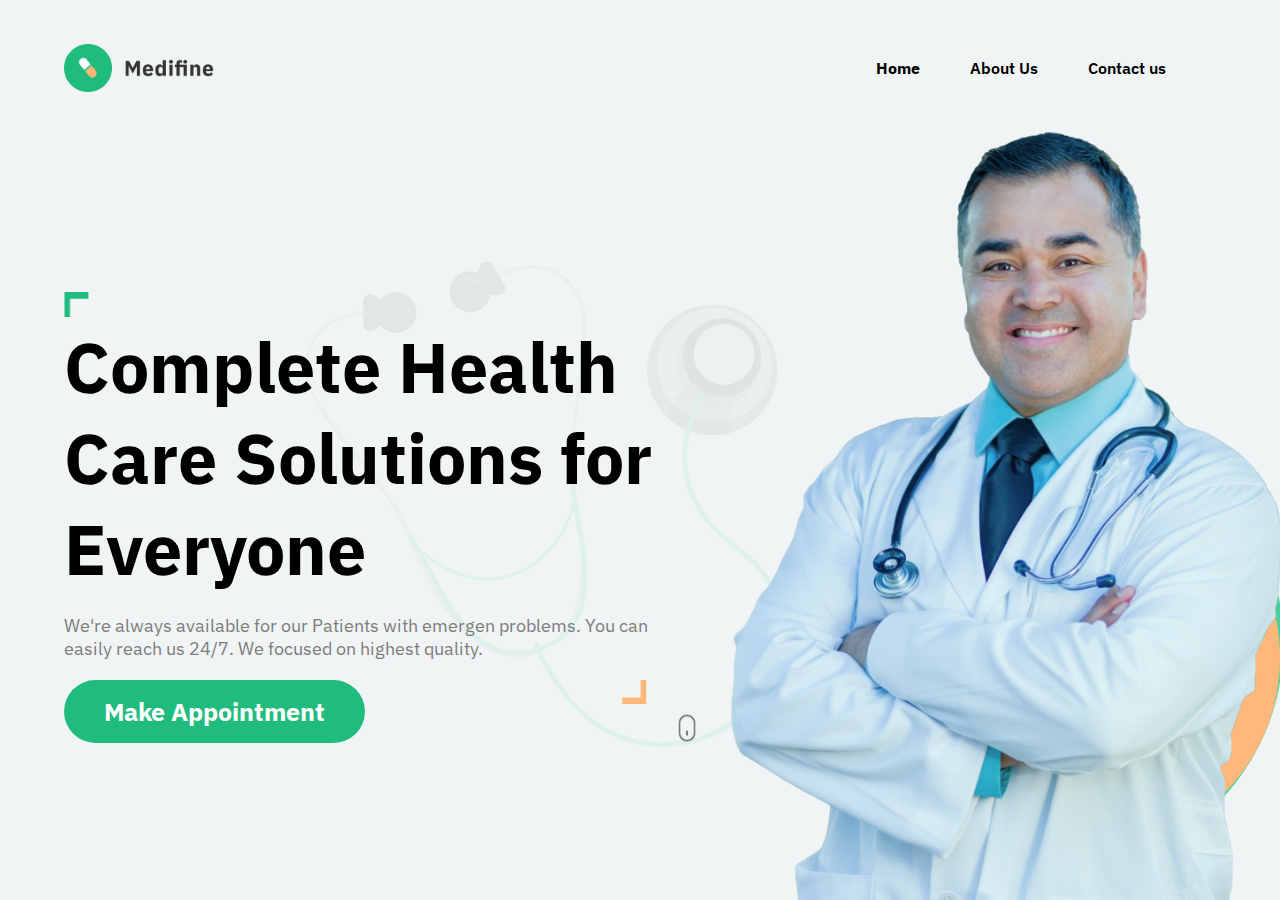
<file: main pro 3/index.html>
<!DOCTYPE html>
<html lang="en">
  <head>
    <meta charset="UTF-8" />
    <meta http-equiv="X-UA-Compatible" content="IE=edge" />
    <meta name="viewport" content="width=device-width, initial-scale=1.0" />
    <title>Hospital Page</title>

    <!-- adding the google font -->
    <link rel="preconnect" href="https://fonts.googleapis.com" />
    <link rel="preconnect" href="https://fonts.gstatic.com" crossorigin />
    <link
      href="https://fonts.googleapis.com/css2?family=IBM+Plex+Sans:wght@200;300;400;500;600;700&family=Poppins:wght@200;300;400;500;600;700;800;900&display=swap"
      rel="stylesheet"
    />

    <!-- adding the css file -->
    <link rel="stylesheet" href="./index.css" />
  </head>

  <body>
    <!-- creating the navigation menu -->
    <nav>
      <img src="./photo/logo.png" alt="logo" />
      <a href="/"></a>
      <ul>
        <li><a href="/">Home</a></li>
        <li><a href="./about/about.html">About Us</a></li>
        <li><a href="./contact/contact.html">Contact us</a></li>
      </ul>
    </nav>

    <!-- creating the hero section -->
    <main>
      <!-- creating the left section -->
      <section class="leftSection">
        <img class="topAngle" src="./photo/topAngle.png" alt="topAngle" />
        <h1>Complete Health Care Solutions for Everyone</h1>
        <p>
          We're always available for our Patients with emergen problems. You can
          easily reach us 24/7. We focused on highest quality.
        </p>
        <img
          class="bottomAngle"src="./photo/bottomAngle.png"alt="bottomAngle"
        />
        <img
          class="stethoscope"src="./photo/stethoscope.png"alt="stethoscope"
        />
        <button>Make Appointment</button>
        <img class="mouse" src="./photo/mouse.png" alt="mouse" />
      </section>

      <!-- creating the right section -->
      <section class="rightSection">
        <img class="greenBox" src="./photo/greenBox.png" alt="greenBox" />
        <img class="yellowBox" src="./photo/yellowBox.png" alt="yellowBox" />
        <img class="doctor" src="./photo/doctor.png" alt="doctor" />
      </section>
    </main>
  </body>
</html>
</file>
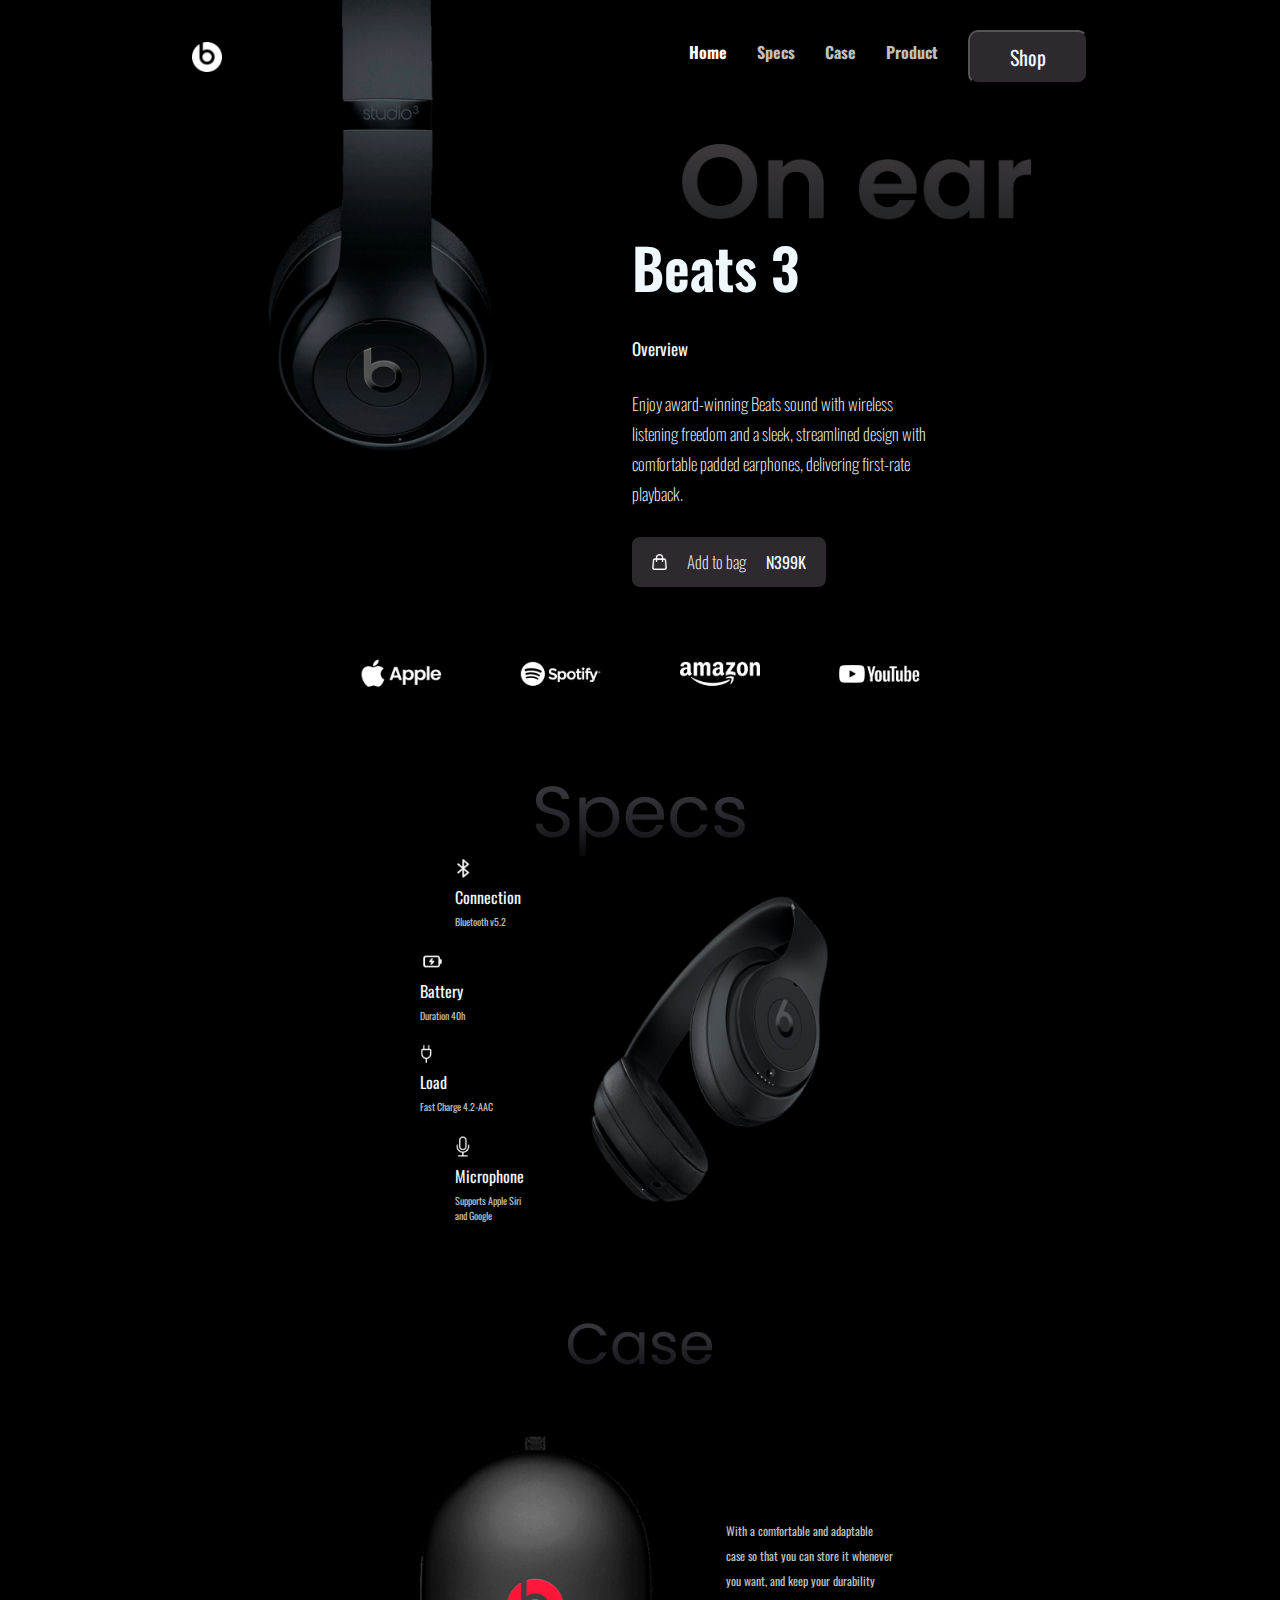
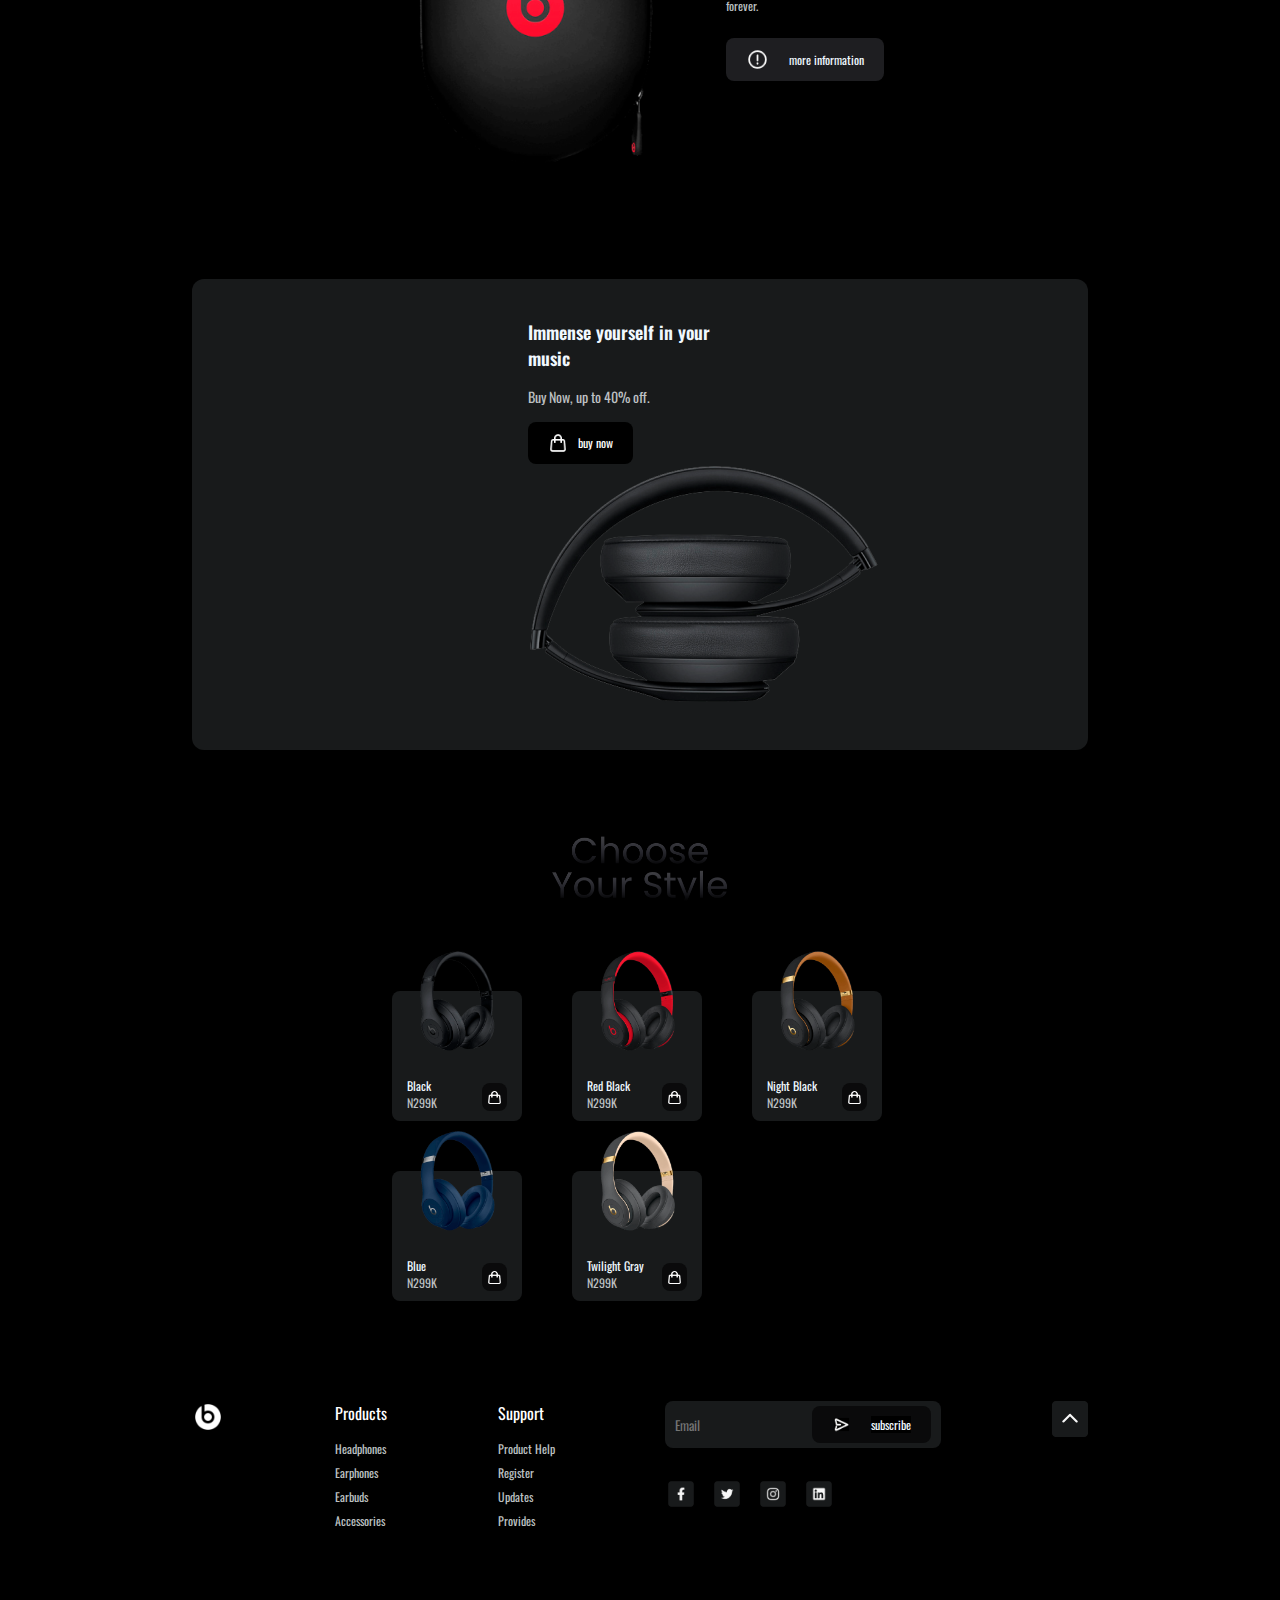
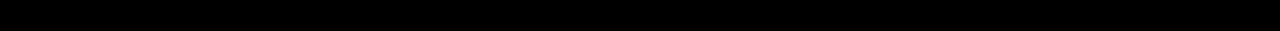
<file: main pro/index.html>
<!DOCTYPE html>
<html lang="en">
<head>
    <meta charset="UTF-8">
    <meta name="viewport" content="width=device-width, initial-scale=1.0">
    <title>Document</title> 
    <!--css file adding -->
    <link rel="stylesheet" href="ear.css">

    <!--                     google font                     --> 

    <link rel="preconnect" href="https://fonts.googleapis.com">
<link rel="preconnect" href="https://fonts.gstatic.com" crossorigin>
<link href="https://fonts.googleapis.com/css2?family=Oswald:wght@200..700&family=Poppins:wght@300&display=swap" rel="stylesheet">

</head>
<body>
    <!--                      nav bar                        -->
    <nav>
    <img src="./photo/beatsLogo.png" alt="logo">
    <!-- nav right -->
   
    <div class="nav-right">
    <ul>
        <li><a href="#">Home</a></li>
        <li><a href="#">Specs</a></li>
        <li><a href="#">Case</a></li>
        <li><a href="#">Product</a></li>
    </ul>
    <button>Shop</button>
    </div>
    </nav>
    <!--                       main page                      -->
    <main>
        <img class="mainimg" src="./photo/mainImage.png" alt="earphone image ">
        <div class="main">
            <img class="onear" src="./photo/onEar.png" alt="one ear iamge ">
            <h1>Beats 3</h1>
            <h4>Overview</h4>
            <p>Enjoy award-winning Beats sound with wireless listening freedom and a
                sleek, streamlined design with comfortable padded earphones,
                delivering first-rate playback.</p>

       
         <div class="shopping-bag">
            <img src="./icone/shoppingBag.png" alt="shopping Bag">
            <p>Add to bag</p>
            <span>N399K</span>
         </div>
        </div>
    </main>
    <!--                           adding social media logo..             -->
    <section class="sos-logo">
        <img src="./photo/appleLogo.png" alt="apple brand logo">
        <img src="./photo/spotifyLogo.png" alt="spotify">
        <img src="./photo/amazonLogo.png" alt="amazon">
        <img src="./photo/youtubeLogo.png" alt="youtube">
    </section>
    <!--                        new section                              -->
    <section class="new-section">
        <!--                     adding specs image                      -->
        <img class="new-logo" src="./icone/specsLogo.png" alt="specs">
        <!--                    adding list and item                     -->
        <!--                    creating list of hole                    -->
        <div class="section-list">
            <!--                creating item for each                   -->
            <div class="section-item">

                <div>
                    <img src="./icone/bluetooth.png" alt="bluetooth img">
                    <p>Connection</p>
                    <p>Bluetooth v5.2</p>
                </div>

            <div>
                    <img src="./icone/battery.png" alt="battery img">
                    <p>Battery</p>
            <p>Duration 40h</p>
                </div>

                <div>
                    <img src="./icone/charger.png" alt="charger img">
                    <p>Load</p>
                    <p>Fast Charge 4.2-AAC</p>
                </div>

                <div>
                    <img src="./icone/mic.png" alt="mic img">
                    <p>Microphone</p>
                    <p>Supports Apple Siri and Google</p>
                </div>
            </div>
                <!--                   adding earphone image                    -->
                <img  src="./photo/specsImage.png" alt="earphone">
           
            </div>
        </section>
            

                <!--                      case section                          -->
                <section class="case">
                    <!--                  case logo                              -->
                    <img class="case-logo" src="./icone/caseLogo.png" alt="case">
                    <!--case image -->
                    <div class="case-item">
                        <img src="./photo/caseImage.png" alt="">
                        <div>
                            <p>
                                With a comfortable and adaptable case so that you can store it
                                whenever you want, and keep your durability forever.
                            </p>
                            <p>
                                <img src="./icone/group.png" alt="more info">
                                more information
                            </p>

                        </div>

                    </div>

                </section>
                <section class="shop">
                    <div>
                        <h3>Immense yourself in your music</h3>
                        <p>Buy Now, up to 40% off.</p>
                        <div>
                            <img src="./icone/shoppingBag.png" alt="shoppingBag">
                            <p>buy now</p>
                        </div>
                        <img src="./photo/buyNowSectionImage.png" alt="buy Now Section Image">

                    </div>

                </section>
                <!--                         adding all product                    -->
                <section class="pro">
                    <!--                  choose your style logo                   -->
                    <img class="pro-logo" src="./icone/productLogo.png" alt="logo">

                    <!--                   creating a all card                     -->
                    <div class="item">
                        <!--                       CARD 1                          -->
                        <div class="card">
                            <img class="pro-img" src="./photo/black.png" alt="black">
                       
                        <div class="info">
                            <p>
                                Black <br>
                                <span>N299K</span>
                            </p>
                       
                        <div>
                            <img src="./icone/shoppingBag.png" alt="shopping Bag">
                        </div>
                       </div>
                      </div>
                       <!--CARD 2-->
                       <div class="card">
                        <img class="pro-img" src="./photo/redBlack.png" alt="redblack">
                    <div class="info">
                        <p>
                            Red Black <br>
                            <span>N299K</span>
                        </p>
                   
                    <div>
                        <img src="./icone/shoppingBag.png" alt="shopping Bag">
                    </div>
                   </div>
                   </div>
                   <!--CARD 3-->
                   <div class="card">
                    <img class="pro-img" src="./photo/nightBlack.png" alt="nightBlack">
               
                <div class="info">
                    <p>
                        Night Black <br>
                        <span>N299K</span>
                    </p>
               
                <div>
                    <img src="./icone/shoppingBag.png" alt="shopping Bag">
                </div>
               </div>
              </div>
              <!--CARD 4-->
              <div class="card">
                <img class="pro-img" src="./photo/blue.png" alt="blue">
           
            <div class="info">
                <p>
                    Blue <br>
                    <span>N299K</span>
                </p>
           
            <div>
                <img src="./icone/shoppingBag.png" alt="shopping Bag">
            </div>
           </div>
          </div>
          <!--CARD 5-->
          <div class="card">
            <img class="pro-img" src="./photo/twilightGray.png" alt="twilightGray">
       
        <div class="info">
            <p>
                Twilight Gray <br>
                <span>N299K</span>
            </p>
       
        <div>
            <img src="./icone/shoppingBag.png" alt="shopping Bag">
        </div>
       </div>
      </div>

     </div>
           </section>

           <!--footer--> 

           <footer>
            <img class="footer-logo" src="./photo/beatsLogo.png" alt="logo">
            <!--product-->
            <ul>
                <li><a href="#">Products</a></li>
                <li><a href="#">Headphones</a></li>
                <li><a href="#">Earphones</a></li>
                <li><a href="#">Earbuds</a></li>
                <li><a href="#">Accessories</a></li>
            </ul>
            <!--support-->
            <ul>
                <li><a href="#">Support</a></li>
                <li><a href="#">Product Help</a></li>
                <li><a href="#">Register</a></li>
                <li><a href="#">Updates</a></li>
                <li><a href="#">Provides</a></li>
              </ul>
              <!--subscribe button-->
              <div class="sub">
                <div>
                    <input type="email" placeholder="Email"/>
                    <div class="sub-button">
                        <img src="./icone/rightArrow.png" alt="right Arrow">
                        <p>subscribe</p>
                    </div>
                </div>
                <!--                  socical media                -->
                <div>
                    <img src="./icone/facebook.png" alt="facebook" />
                    <img src="./icone/twitter.png" alt="twitter" />
                    <img src="./icone/instagram.png" alt="instagram" />
                    <img src="./icone/linkedin.png" alt="linkedin" />
                </div>

              </div>
              <img class="arrow-up" src="./icone/upArrow.png" alt="up Arrow">

           </footer>

    
</body>
</html>
</file>
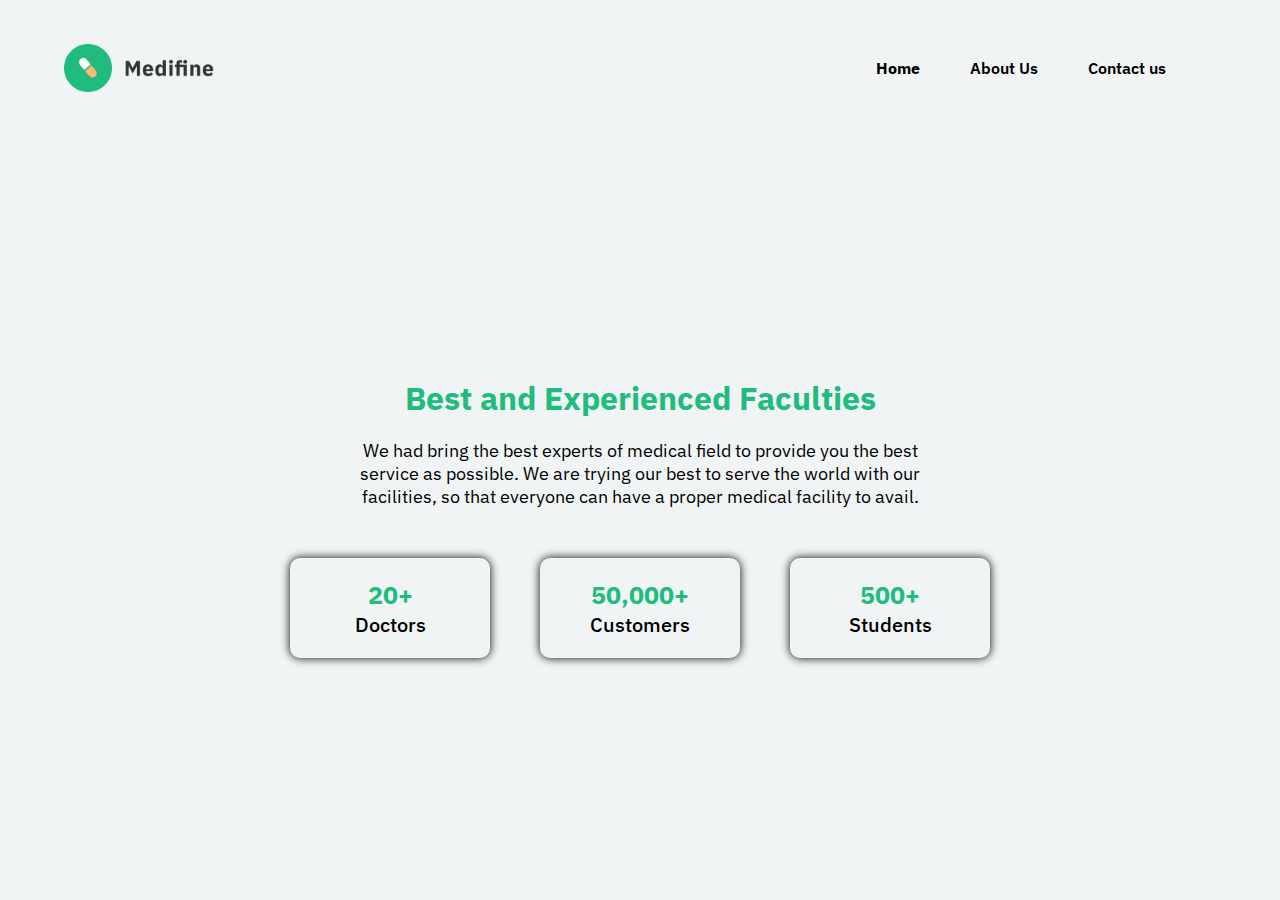
<file: main pro 3/about/about.html>
<!DOCTYPE html>
<html lang="en">
  <head>
    <meta charset="UTF-8" />
    <meta http-equiv="X-UA-Compatible" content="IE=edge" />
    <meta name="viewport" content="width=device-width, initial-scale=1.0" />
    <title>Hospital Page</title>

    <!-- adding the google font -->
    <link rel="preconnect" href="https://fonts.googleapis.com" />
    <link rel="preconnect" href="https://fonts.gstatic.com" crossorigin />
    <link
      href="https://fonts.googleapis.com/css2?family=IBM+Plex+Sans:wght@200;300;400;500;600;700&family=Poppins:wght@200;300;400;500;600;700;800;900&display=swap"
      rel="stylesheet"
    />

    <!-- adding the css file -->
    <link rel="stylesheet" href="./about.css" />
  </head>

  <body>
    <!-- creating the navigation menu -->
    <nav>
      <img src="../photo/logo.png" alt="logo" />
      <a href="/"></a>
      <ul>
        <li><a href="/">Home</a></li>
        <li><a href="/about/about.html">About Us</a></li>
        <li><a href="/contact/contact.html">Contact us</a></li>
      </ul>
    </nav>

    <!-- creating the main section -->
    <main>
      <!-- adding the hospital details -->
      <div class="hospitalDescription">
        <h1>Best and Experienced Faculties</h1>
        <p>
          We had bring the best experts of medical field to provide you the best
          service as possible. We are trying our best to serve the world with
          our facilities, so that everyone can have a proper medical facility to
          avail.
        </p>
      </div>

      <!-- adding the achievement cards -->
      <div class="achievement">
        <div class="achievementCard">
          <span>20+</span>
          <p>Doctors</p>
        </div>

        <div class="achievementCard">
          <span>50,000+</span>
          <p>Customers</p>
        </div>

        <div class="achievementCard">
          <span>500+</span>
          <p>Students</p>
        </div>
      </div>
    </main>
  </body>
</html>
</file>
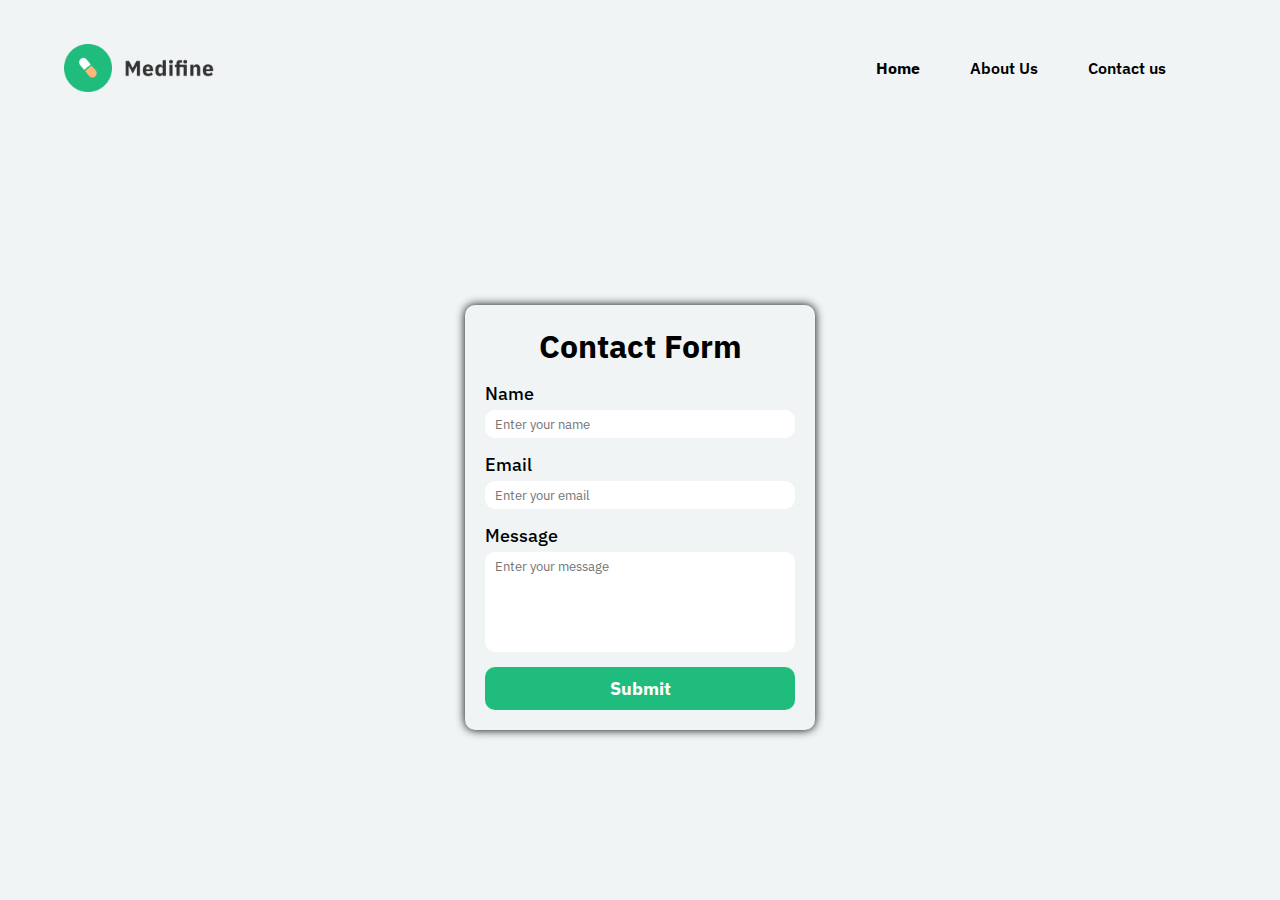
<file: main pro 3/contact/contact.html>
<!DOCTYPE html>
<html lang="en">
  <head>
    <meta charset="UTF-8" />
    <meta http-equiv="X-UA-Compatible" content="IE=edge" />
    <meta name="viewport" content="width=device-width, initial-scale=1.0" />
    <title>Hospital Page</title>

    <!-- adding the google font -->
    <link rel="preconnect" href="https://fonts.googleapis.com" />
    <link rel="preconnect" href="https://fonts.gstatic.com" crossorigin />
    <link
      href="https://fonts.googleapis.com/css2?family=IBM+Plex+Sans:wght@200;300;400;500;600;700&family=Poppins:wght@200;300;400;500;600;700;800;900&display=swap"
      rel="stylesheet"
    />

    <!-- adding the css file -->
    <link rel="stylesheet" href="./contact.css" />
  </head>

  <body>
    <!-- creating the navigation menu -->
    <nav>
        <img src="../photo/logo.png" alt="logo" />
        <a href="/"></a>
        <ul>
          <li><a href="/">Home</a></li>
          <li><a href="/about/about.html">About Us</a></li>
          <li><a href="/contact/contact.html">Contact us</a></li>
        </ul>
      </nav>

      <!-- creating the main section -->
      <main>
        <!-- creating the contact form -->
        <form>
          <h1>Contact Form</h1>

          <div>
            <label>Name</label>
            <input type="text" placeholder="Enter your name">
          </div>

          <div>
            <label>Email</label>
            <input type="text" placeholder="Enter your email">
          </div>

          <div>
            <label>Message</label>
            <textarea placeholder="Enter your message"></textarea>
          </div>

          <button>Submit</button>
        </form>
      </main>
  </body>
</html>
</file>
<file: main pro 3/index.css>
* {
    margin: 0;
    padding: 0;
    outline: 0;
    box-sizing: border-box;
    font-family: "IBM Plex Sans", sans-serif;
  }
  
  body {
    max-width: 1440px;
    background-color: #f0f4f5;
    overflow: hidden;
    margin: auto;
  }
  
  /* designing the navigation menu */
  nav {
    height: 15vh;
    display: flex;
    align-items: center;
    justify-content: space-between;
    padding: 0 5%;
  }
  
  /* designing the logo */
  nav img {
    width: 150px;
  }
  
  /* desiging the navigation menu links */
  nav ul {
    display: flex;
    align-items: center;
  }
  
  nav ul li {
    list-style: none;
    margin-right: 50px;
    font-weight: 600;
  }
  
  nav ul li:first-child {
    font-weight: 700;
    color: #20bc7e;
  }
  
  a {
    text-decoration: none;
    color: black;
  }
  
  /* designing the hero section */
  main {
    display: flex;
    align-items: center;
    justify-content: center;
    height: 85vh;
  }
  
  main section {
    width: 50%;
  }
  
  .leftSection {
    margin-left: 5%;
    position: relative;
  }
  
  .topAngle {
    width: 25px;
  }
  
  .leftSection h1 {
    font-size: 70px;
  }
  
  .leftSection p {
    color: #7c7c7c;
    font-size: 18px;
    margin: 20px 0;
  }
  
  .bottomAngle {
    width: 25px;
    position: absolute;
    right: 25px;
  }
  
  .stethoscope {
    position: absolute;
    width: 90%;
    top: -60px;
    right: -25%;
    z-index: -1;
  }
  
  .mouse {
    position: absolute;
    right: -30px;
    bottom: 0;
    width: 30px;
  }
  
  .leftSection button {
    color: white;
    border: none;
    padding: 15px 40px;
    border-radius: 40px;
    background-color: #20bc7e;
    font-size: 25px;
    font-weight: 700;
  }
  
  /* designing the right section */
  .greenBox,
  .yellowBox {
    position: absolute;
    right: 0;
  }
  
  .greenBox {
    width: 35%;
    bottom: 30px;
  }
  
  .yellowBox {
    width: 30%;
    bottom: 50px;
  }
  
  .doctor {
    position: absolute;
    right: 0;
    bottom: 0;
    height: 90%;
  }
</file>
<file: main pro/ear.css>
*{
    margin: 0;
    padding: 0;
    box-sizing: border-box;
    background-color: rgb(0, 0, 0);
    font-family: Oswald;
    color: aliceblue;
}
/*                remove link tag                             */
a{
    text-decoration: none;
}
li{
    list-style: none;
}
body{
    margin: 0 15vw;
}
nav{
    display: flex;
    width: 100%;
    align-items: center;
    justify-content: space-between;
    padding: 30px 0;
    
}
nav img{
    width: 30px;
    height: 30px;
}
nav ul{
    display: flex;
}
nav ul li{
    margin-right: 30px;
}
nav ul li a{
    font-weight: 800;
    font-size: 16px;
}
nav ul li:first-child a{
    font-weight: 800;
    font-size: 16px;
  }
  .nav-right{
    display: flex;
    align-items: center;
  }
  .nav-right button{
    background-color: rgb(46, 41, 47);
    font-size: 20px;
    font-weight: 700px;
    border-radius: 10px;
    padding: 10px 40px;
  }

  /*                       main section                          */

  main{
    display: flex;
    align-items:flex-start;
    margin-top: 30px;
    position: relative;
  }
  .mainimg{
    width: 240px;
    position: relative;
    top: -250px;
    left: 70px;

  }
  .main{
    margin-left: 200px;
  }
  .onear{
    width: 350px;
    margin-left: 50px;
  }
  .main h1{
    font-weight: 600;
    font-size: 56px;
    margin-bottom: 28px;
  }
  .main h4{
    font-weight: 400;
    font-size: 17px;
    margin-bottom: 28px;
  }
  .main p{
    width: 65%;
    font-weight: 200;
    font-size: 17px;
    line-height: 30px;
    margin-bottom: 28px;
  }
  .shopping-bag{
    display: flex;
    align-items: center;
    gap: 20px;
    background-color: rgb(46, 41, 47);
    border-radius: 8px;
    width: fit-content;
    padding: 10px 20px;
    
  }
  .shopping-bag img{
    width: 15px;
    background-color: transparent;
  }
  .shopping-bag p{
    margin: 0;
    background-color: transparent;
  }
  .shopping-bag span{
    background-color: transparent;
  }

  /*               social media section       */
  .sos-logo{
    display: flex;
    align-items: center;
    justify-content: space-around;
    margin: 0 50px;
    position: relative;
    top: -50px;
    margin-bottom: 45px;
  }
.sos-logo{
  scale: 0.8;
}
/*         new section                  */

.new-section{
  display: flex;
  flex-direction: column;
  align-items: center;

}
.section-logo,
.case-logo{
  scale: 0.8;
  margin-bottom: 20px;
}
.section-list{
  display: flex;
}
.section-list img{
  scale: 0.8;
}
.section-item div{
margin-bottom: 20px;
}
.section-item div img{
  scale: 0.8;
}
.section-item div p:last-child {
  color: #bdc0c2;
  font-size: 10px;
  margin-top: 5px;
  width: 70%;
}

.section-item div:first-child,
.section-item  div:last-child {
  margin-left: 35px;
}
/*         case section        */
.case{
  margin-top: 75px;
  display: flex;
  flex-direction: column;
align-items: center;
}
.case-item{
  display: flex;
  align-items: center;
  justify-content: center;
  gap: 40px;
}
.case-item img{
  scale: 0.8;
}
.case-item div{
  width: 20%;
}
.case-item div p:first-child {
  color: #bdc0c2;
  font-size: 12px;
  font-weight: 400;
  line-height: 25px;
  margin-bottom: 20px;
}

.case-item div p:last-child img {
  scale: 0.8;
  background-color: transparent;
}

.case-item div p:last-child {
  width: fit-content;
  background: #1e1e21;
  border-radius: 8px;
  display: flex;
  align-items: center;
  gap: 20px;
  font-size: 12px;
  padding: 10px 20px;
}
/*                     shopping section             */
.shop {
  background: #181a1b;
  border-radius: 12px;
  display: flex;
  align-items: center;
  justify-content: center;
  gap: 50px;
  margin-top: 70px;
  padding: 40px 0;
}

.shop div,
.shop p,
.shop h3,
.shop img {
  background-color: transparent;
}

.shop div {
  width: 25%;
}

.shop div h3 {
  font-weight: 600;
  font-size: 18px;
  margin-bottom: 15px;
}

.shop div p {
  color: #bdc0c2;
  font-size: 14px;
  margin-bottom: 15px;
}

.shop div div {
  display: flex;
  align-items: center;
  width: fit-content;
  background: #000000;
  border-radius: 8px;
  padding: 10px 20px;
}

.shop div div img {
  scale: 0.8;
  margin-right: 10px;
}

.shop div div p {
  margin-bottom: 0;
  font-size: 12px;
  color: white;
}

/* designing the product section for displaying the items */
.pro {
  display: flex;
  flex-direction: column;
  margin: 0 150px;
}

.pro-logo {
  display: flex;
  flex-direction: column;
}

.pro-logo {
  scale: 0.3;
}

.item {
  display: flex;
  align-items: center;
  flex-wrap: wrap;
  gap: 50px;
  padding-left: 50px;
}

.card {
  position: relative;
  width: 130px;
  height: 130px;
  background: #181a1b;
  border-radius: 8px;
}

.pro-img {
  width: 75px;
  height: 100px;
  position: absolute;
  z-index: 100;
  top: -40px;
  left: 28px;
}

.pro-img,
.card p,
.card span,
.card img,
.card div {
  background-color: transparent;
}

.info {
  position: absolute;
  bottom: 0;
  width: 100%;
  display: flex;
  align-items: flex-end;
  justify-content: space-between;
  padding: 10px 15px;
}

.info p {
  font-size: 12px;
}

.info p span {
  color: #bdc0c2;
}

.info div {
  background: #0a0a0b;
  border-radius: 8px;
  padding: 2px 6px;
}

.info div img {
  width: 13px;
  height: 13px;
}

footer{
  margin: 100px 0;
  display: flex;
  align-items: flex-start;
  justify-content: space-between;
  position: relative;
}

.footer-logo{
  scale: 0.8;
}

ul li a{
  font-size: 12px;
  color: #BDC0C2;
}

ul li:first-child a{
  font-size: 16px;
  font-weight: 400;
  color: white;
}

ul li:first-child{
  margin-bottom: 10px;
}

.sub{
  display: flex;
  flex-direction: column;
  gap: 30px;
}

.sub div:first-child{
  background: #181A1B;
border-radius: 8px;
padding: 5px 10px;
display: flex;
}

.sub div:first-child input{
  border: none;
  background-color: transparent;
}

.sub-button{
  background: #0A0A0B;
  border-radius: 8px;
  padding: 10px 20px;
  border: none;
  display: flex;
  align-items: center;
  gap: 10px;
}

.sub-button img{
  scale: 0.8;
}

.sub-button p{
  font-size: 12px;
}

.sub div:last-child img{
  margin-right: 10px;
  scale: 0.8;
}

. {
  position: absolute;
  right: -160px;
  scale: 0.8;
}
</file>
<file: main pro 3/about/about.css>
* {
    margin: 0;
    padding: 0;
    outline: 0;
    box-sizing: border-box;
    font-family: "IBM Plex Sans", sans-serif;
  }
  
  body {
    max-width: 1440px;
    background-color: #f0f4f5;
    overflow: hidden;
    margin: auto;
  }
  
  /* designing the navigation menu */
  nav {
    height: 15vh;
    display: flex;
    align-items: center;
    justify-content: space-between;
    padding: 0 5%;
  }
  
  /* designing the logo */
  nav img {
    width: 150px;
  }
  
  /* desiging the navigation menu links */
  nav ul {
    display: flex;
    align-items: center;
  }
  
  nav ul li {
    list-style: none;
    margin-right: 50px;
    font-weight: 600;
  }
  
  nav ul li:first-child {
    font-weight: 700;
    color: #20bc7e;
  }
  
  a {
    text-decoration: none;
    color: black;
  }
  
  /* designing the main section */
  main {
    height: 85vh;
    display: flex;
    flex-direction: column;
    align-items: center;
    justify-content: center;
    padding: 0 5%;
  }
  
  .hospitalDescription {
    width: 50%;
    text-align: center;
  }
  
  .hospitalDescription h1 {
    margin-bottom: 20px;
    color: #20BC7E;
  }
  
  .hospitalDescription p {
    font-size: 18px;
    font-weight: 400;
  }
  
  /* desinging the achievement card */
  .achievement {
    display: flex;
    align-items: center;
    gap: 50px;
    margin-top: 50px;
  }
  
  .achievementCard {
    width: 200px;
    height: 100px;
    border-radius: 10px;
    box-shadow: 0 0 10px black;
    display: flex;
    flex-direction: column;
    align-items: center;
    justify-content: center;
  }
  
  .achievementCard span {
    font-size: 25px;
    font-weight: 700;
    color: #20BC7E;
  }
  
  .achievementCard p {
    font-size: 20px;
    font-weight: 500;
  }
</file>
<file: main pro 3/contact/contact.css>
* {
    margin: 0;
    padding: 0;
    outline: 0;
    box-sizing: border-box;
    font-family: "IBM Plex Sans", sans-serif;
  }
  
  body {
    max-width: 1440px;
    background-color: #f0f4f5;
    overflow: hidden;
    margin: auto;
  }
  
  /* designing the navigation menu */
  nav {
    height: 15vh;
    display: flex;
    align-items: center;
    justify-content: space-between;
    padding: 0 5%;
  }
  
  /* designing the logo */
  nav img {
    width: 150px;
  }
  
  /* desiging the navigation menu links */
  nav ul {
    display: flex;
    align-items: center;
  }
  
  nav ul li {
    list-style: none;
    margin-right: 50px;
    font-weight: 600;
  }
  
  nav ul li:first-child {
    font-weight: 700;
    color: #20bc7e;
  }
  
  a {
    text-decoration: none;
    color: black;
  }

  /* designing the main section and form */
  main{
    height: 85vh;
    display: flex;
    align-items: center;
    justify-content: center;
  }

  form{
    width: 350px;
    box-shadow: 0 0 10px black;
    border-radius: 10px;
    padding: 20px;
    display: flex;
    flex-direction: column;
    gap: 15px;
  }

  form h1{
    text-align: center;
  }

  form div{
    display: flex;
    flex-direction: column;
  }

  form div label{
    font-size: 18px;
    font-weight: 500;
    margin-bottom: 5px;
  }

  form div input{
    border: transparent;
    border-radius: 10px;
    padding: 5px 10px;
  }

  form div textarea{
    resize: none;
    height: 100px;
    border: transparent;
    border-radius: 10px;
    padding: 5px 10px;
  }

  form button{
    border: transparent;
    border-radius: 10px;
    background: #20BC7E;
    color: white;
    font-size: 18px;
    font-weight: bold;
    padding: 10px;
    cursor: pointer;
  }
</file>
